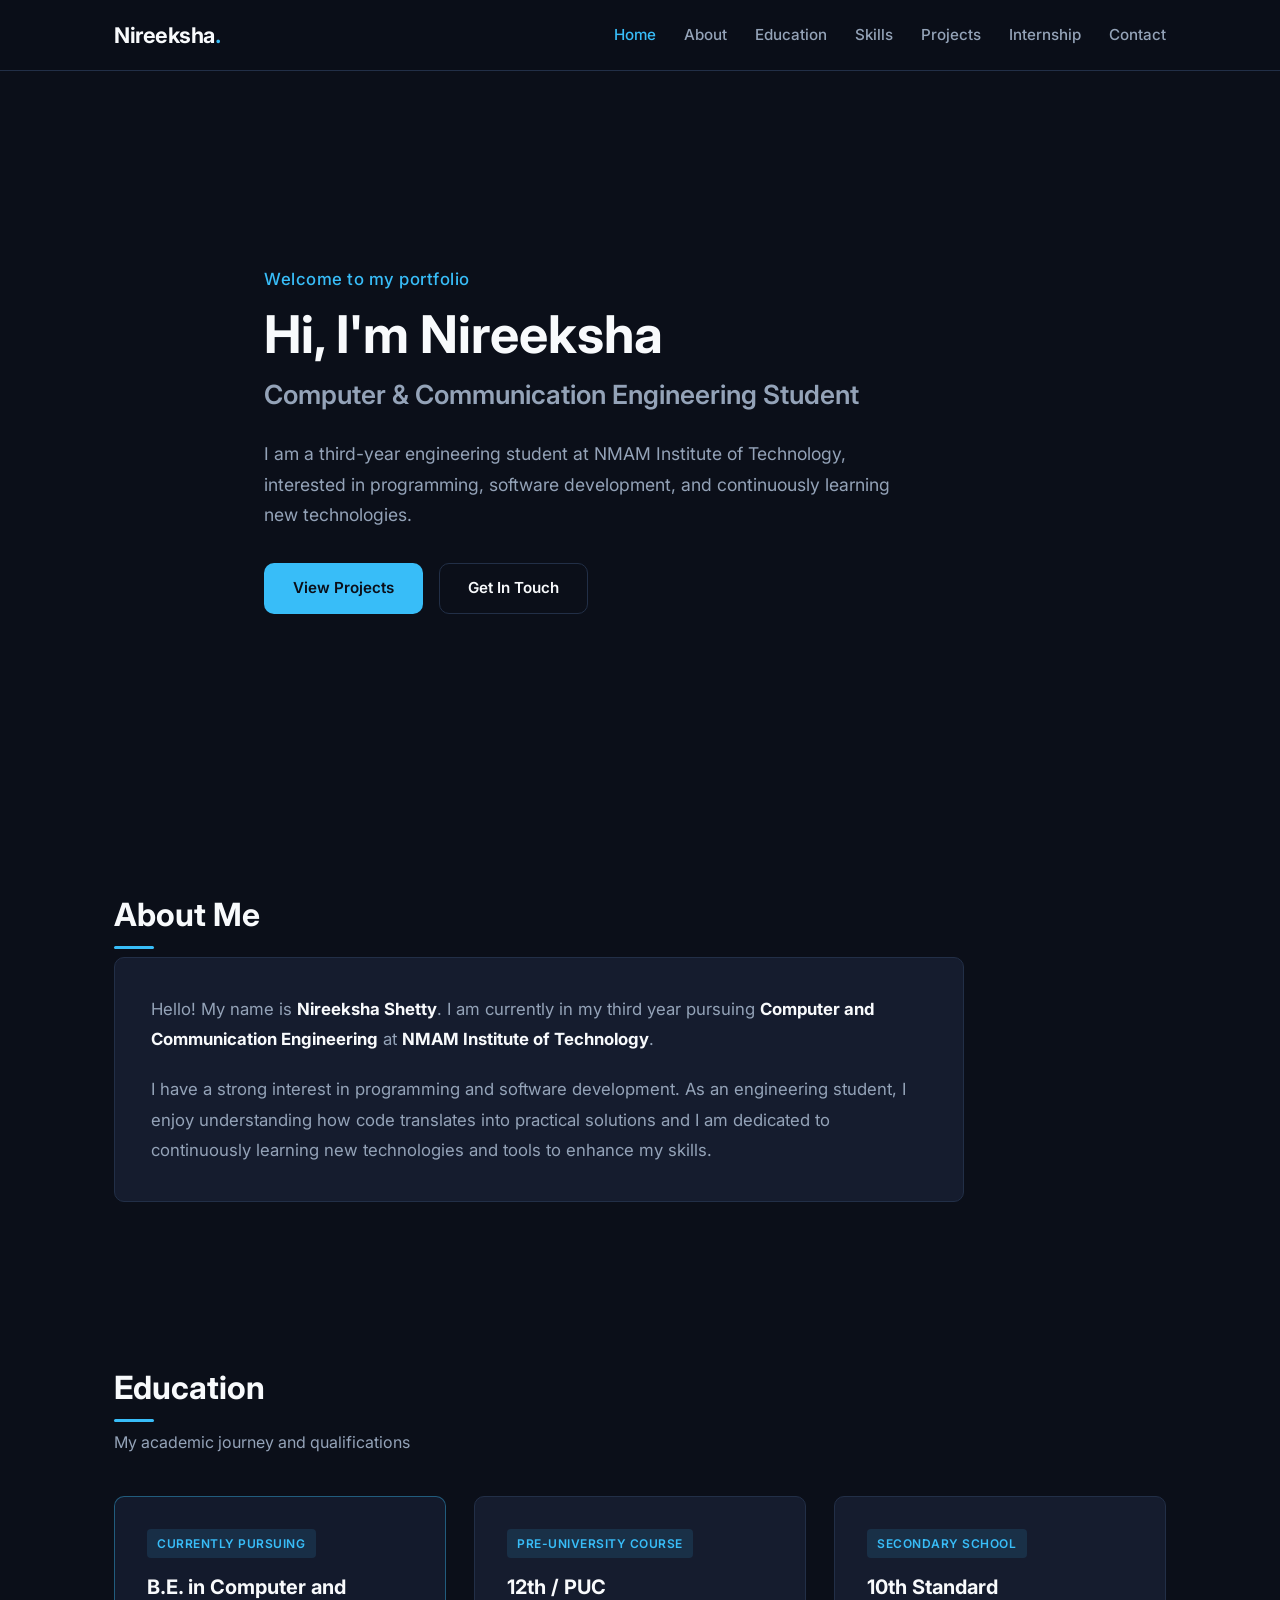
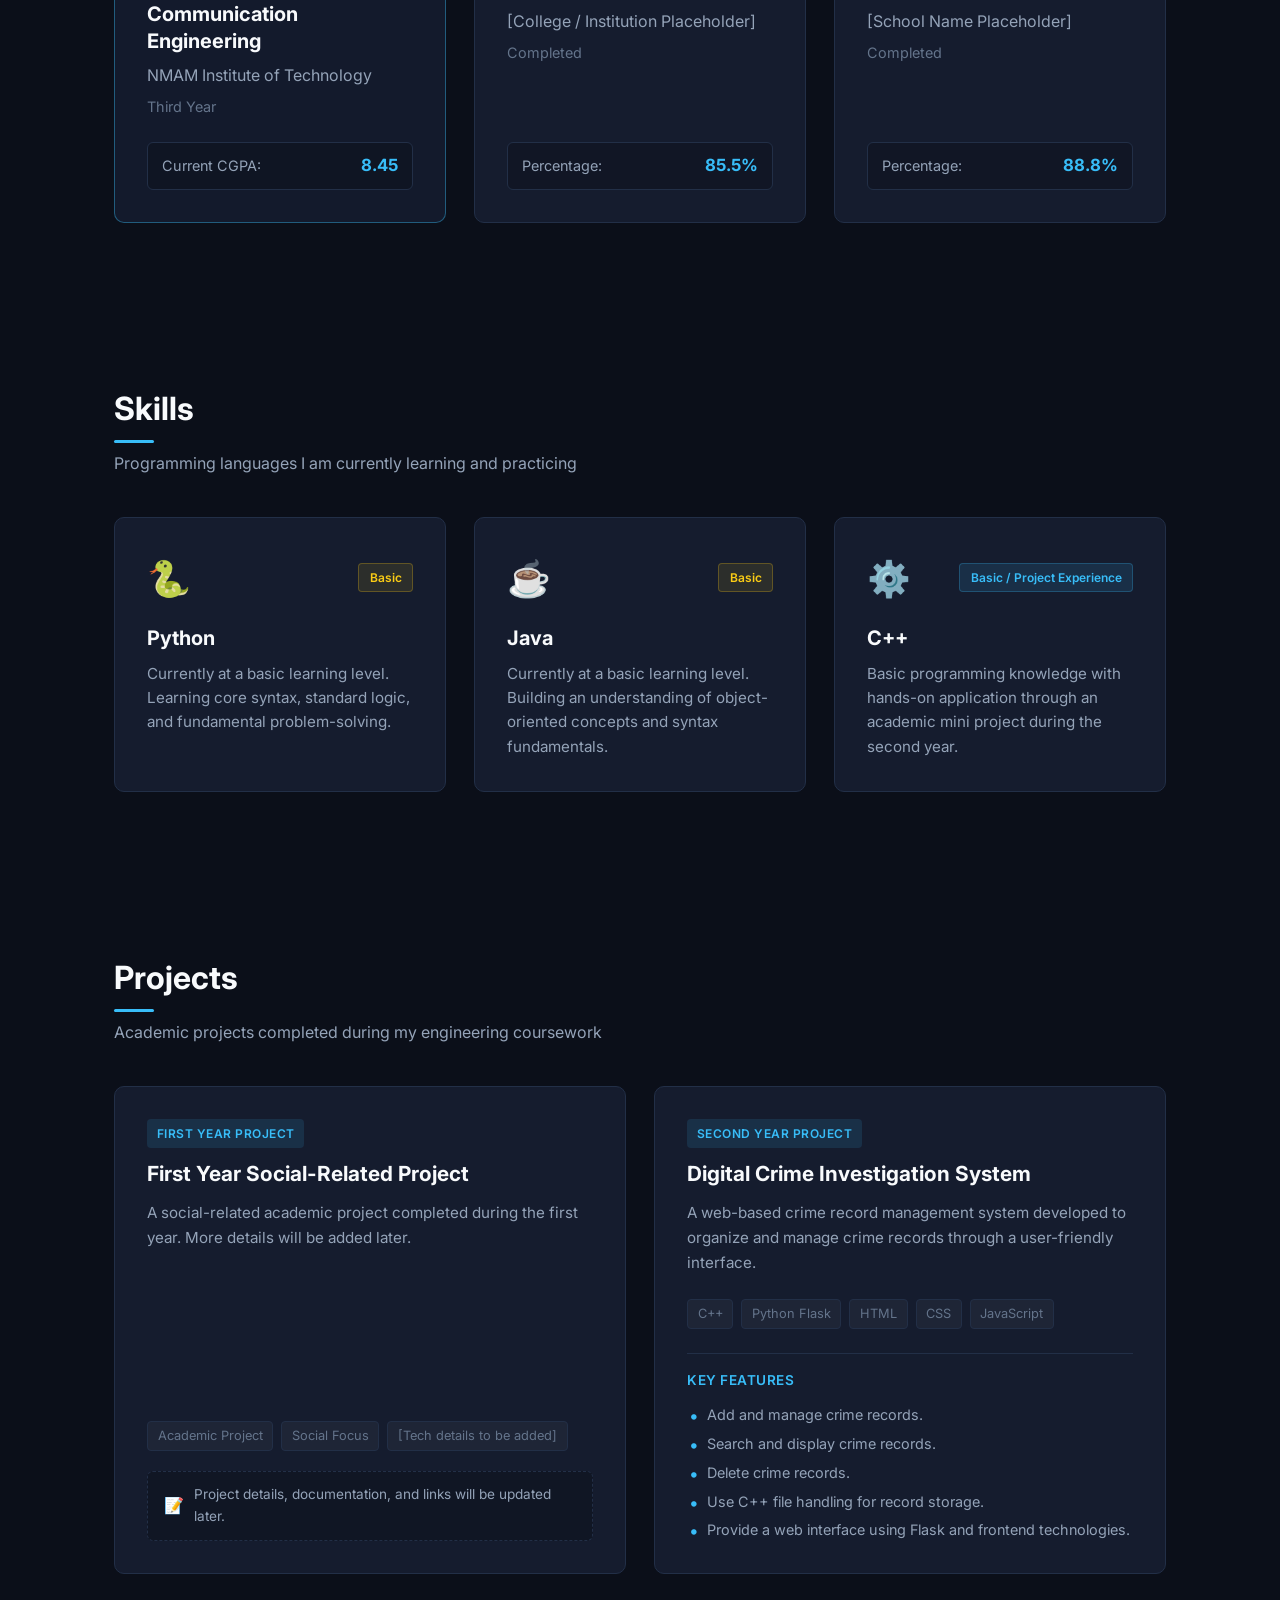
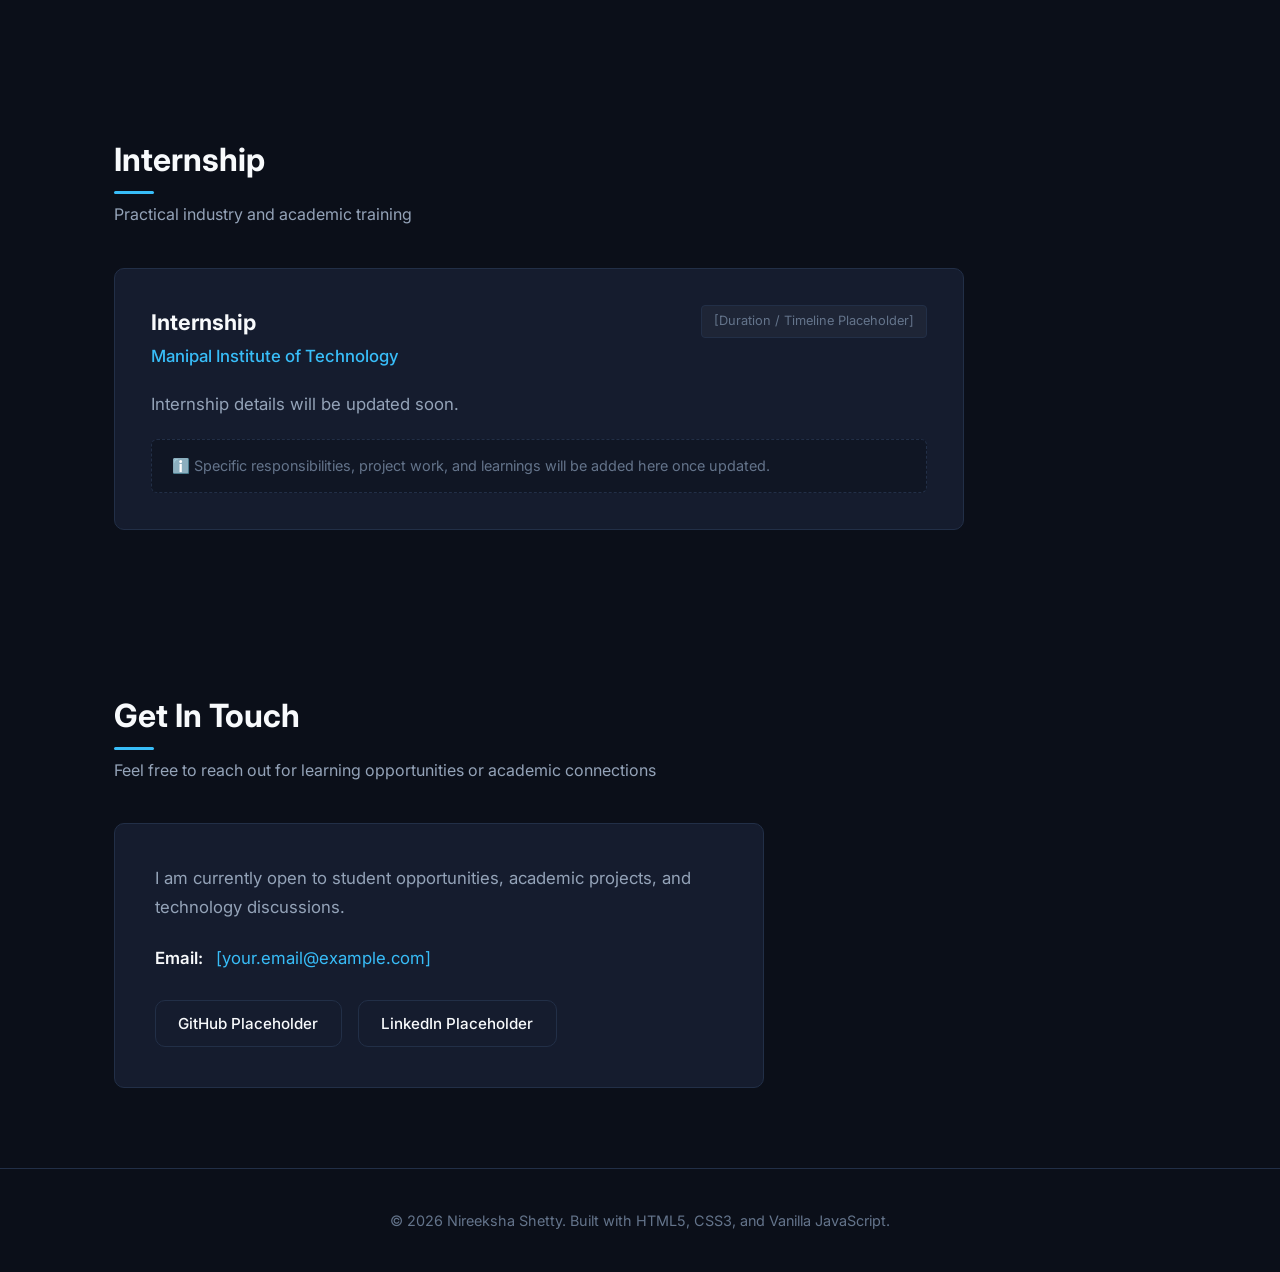
<file: index.html>
<!DOCTYPE html>
<html lang="en">
<head>
    <meta charset="UTF-8">
    <meta name="viewport" content="width=device-width, initial-scale=1.0">
    <title>Nireeksha Shetty | Portfolio</title>
    <!-- Link to external CSS stylesheet -->
    <link rel="stylesheet" href="style.css">
    <!-- Google Fonts for modern typography -->
    <link rel="preconnect" href="https://fonts.googleapis.com">
    <link rel="preconnect" href="https://fonts.gstatic.com" crossorigin>
    <link href="https://fonts.googleapis.com/css2?family=Inter:wght@300;400;500;600;700&display=swap" rel="stylesheet">
</head>
<body>
    
    <!-- ============================================ -->
    <!-- 1. NAVIGATION BAR                             -->
    <!-- ============================================ -->
    <header class="header">
        <nav class="navbar">
            <!-- Brand / Logo -->
            <a href="#home" class="nav-logo">Nireeksha<span>.</span></a>

            <!-- Navigation Links -->
            <ul class="nav-menu">
                <li class="nav-item"><a href="#home" class="nav-link active">Home</a></li>
                <li class="nav-item"><a href="#about" class="nav-link">About</a></li>
                <li class="nav-item"><a href="#education" class="nav-link">Education</a></li>
                <li class="nav-item"><a href="#skills" class="nav-link">Skills</a></li>
                <li class="nav-item"><a href="#projects" class="nav-link">Projects</a></li>
                <li class="nav-item"><a href="#internship" class="nav-link">Internship</a></li>
                <li class="nav-item"><a href="#contact" class="nav-link">Contact</a></li>
            </ul>

            <!-- Mobile Hamburger Button -->
            <button class="nav-toggle" id="navToggle" aria-label="Toggle navigation menu">
                <span class="bar"></span>
                <span class="bar"></span>
                <span class="bar"></span>
            </button>
        </nav>
    </header>

    <!-- Main Content Area -->
    <main>

        <!-- ============================================ -->
        <!-- 2. HOME / HERO SECTION                       -->
        <!-- ============================================ -->
        <section id="home" class="section hero-section">
            <div class="container hero-container">
                <p class="hero-greeting">Welcome to my portfolio</p>
                <h1 class="hero-name">Hi, I'm Nireeksha</h1>
                <h2 class="hero-subtitle">Computer & Communication Engineering Student</h2>
                <p class="hero-description">
                    I am a third-year engineering student at NMAM Institute of Technology, 
                    interested in programming, software development, and continuously learning new technologies.
                </p>
                <!-- Call-to-action buttons -->
                <div class="hero-buttons">
                    <a href="#projects" class="btn btn-primary">View Projects</a>
                    <a href="#contact" class="btn btn-secondary">Get In Touch</a>
                </div>
            </div>
        </section>

        <!-- ============================================ -->
        <!-- 3. ABOUT SECTION                             -->
        <!-- ============================================ -->
        <section id="about" class="section about-section">
            <div class="container">
                <h2 class="section-title">About Me</h2>
                <div class="about-card">
                    <p>
                        Hello! My name is <strong>Nireeksha Shetty</strong>. I am currently in my third year pursuing 
                        <strong>Computer and Communication Engineering</strong> at <strong>NMAM Institute of Technology</strong>.
                    </p>
                    <p>
                        I have a strong interest in programming and software development. As an engineering student, 
                        I enjoy understanding how code translates into practical solutions and I am dedicated to continuously 
                        learning new technologies and tools to enhance my skills.
                    </p>
                </div>
            </div>
        </section>

        <!-- ============================================ -->
        <!-- 4. EDUCATION SECTION                         -->
        <!-- ============================================ -->
        <section id="education" class="section education-section">
            <div class="container">
                <h2 class="section-title">Education</h2>
                <p class="section-subtitle">My academic journey and qualifications</p>
                
                <div class="education-grid">
                    <!-- College / Degree (Current) -->
                    <div class="education-card highlight">
                        <div class="education-badge">Currently Pursuing</div>
                        <h3 class="education-degree">B.E. in Computer and Communication Engineering</h3>
                        <p class="education-institution">NMAM Institute of Technology</p>
                        <p class="education-year">Third Year</p>
                        <div class="education-score">
                            <span class="score-label">Current CGPA:</span>
                            <span class="score-value">8.45</span>
                        </div>
                    </div>

                    <!-- 12th / PUC -->
                    <div class="education-card">
                        <div class="education-badge">Pre-University Course</div>
                        <h3 class="education-degree">12th / PUC</h3>
                        <p class="education-institution">[College / Institution Placeholder]</p>
                        <p class="education-year">Completed</p>
                        <div class="education-score">
                            <span class="score-label">Percentage:</span>
                            <span class="score-value">85.5%</span>
                        </div>
                    </div>

                    <!-- 10th Standard -->
                    <div class="education-card">
                        <div class="education-badge">Secondary School</div>
                        <h3 class="education-degree">10th Standard</h3>
                        <p class="education-institution">[School Name Placeholder]</p>
                        <p class="education-year">Completed</p>
                        <div class="education-score">
                            <span class="score-label">Percentage:</span>
                            <span class="score-value">88.8%</span>
                        </div>
                    </div>
                </div>
            </div>
        </section>

        <!-- ============================================ -->
        <!-- 5. SKILLS SECTION                            -->
        <!-- ============================================ -->
        <section id="skills" class="section skills-section">
            <div class="container">
                <h2 class="section-title">Skills</h2>
                <p class="section-subtitle">Programming languages I am currently learning and practicing</p>
                
                <div class="skills-grid">
                    <!-- Python -->
                    <div class="skill-card">
                        <div class="skill-header">
                            <div class="skill-icon">🐍</div>
                            <span class="skill-level-badge level-basic">Basic</span>
                        </div>
                        <h3 class="skill-name">Python</h3>
                        <p class="skill-desc">
                            Currently at a basic learning level. Learning core syntax, standard logic, and fundamental problem-solving.
                        </p>
                    </div>

                    <!-- Java -->
                    <div class="skill-card">
                        <div class="skill-header">
                            <div class="skill-icon">☕</div>
                            <span class="skill-level-badge level-basic">Basic</span>
                        </div>
                        <h3 class="skill-name">Java</h3>
                        <p class="skill-desc">
                            Currently at a basic learning level. Building an understanding of object-oriented concepts and syntax fundamentals.
                        </p>
                    </div>

                    <!-- C++ -->
                    <div class="skill-card">
                        <div class="skill-header">
                            <div class="skill-icon">⚙️</div>
                            <span class="skill-level-badge level-project">Basic / Project Experience</span>
                        </div>
                        <h3 class="skill-name">C++</h3>
                        <p class="skill-desc">
                            Basic programming knowledge with hands-on application through an academic mini project during the second year.
                        </p>
                    </div>
                </div>
            </div>
        </section>

        <!-- ============================================ -->
        <!-- 6. PROJECTS SECTION                          -->
        <!-- ============================================ -->
        <section id="projects" class="section projects-section">
            <div class="container">
                <h2 class="section-title">Projects</h2>
                <p class="section-subtitle">Academic projects completed during my engineering coursework</p>
                
                <div class="projects-grid">
                    <!-- Project 1 -->
                    <article class="project-card">
                        <div class="project-header">
                            <span class="project-tag">First Year Project</span>
                        </div>
                        <h3 class="project-title">First Year Social-Related Project</h3>
                        <p class="project-description">
                            A social-related academic project completed during the first year. More details will be added later.
                        </p>
                        <div class="project-tech">
                            <span>Academic Project</span>
                            <span>Social Focus</span>
                            <span>[Tech details to be added]</span>
                        </div>
                        <div class="project-status-box">
                            <span class="status-icon">📝</span>
                            <span class="status-text">Project details, documentation, and links will be updated later.</span>
                        </div>
                    </article>

                    <!-- Project 2 -->
                    <article class="project-card">
                        <div class="project-header">
                            <span class="project-tag">Second Year Project</span>
                        </div>
                        <h3 class="project-title">Digital Crime Investigation System</h3>
                        <p class="project-description">
                            A web-based crime record management system developed to organize and manage crime records through a user-friendly interface.
                        </p>
                        <div class="project-tech">
                            <span>C++</span>
                            <span>Python Flask</span>
                            <span>HTML</span>
                            <span>CSS</span>
                            <span>JavaScript</span>
                        </div>
                        <div class="project-features">
                            <h4 class="project-features-title">Key Features</h4>
                            <ul class="project-features-list">
                                <li>Add and manage crime records.</li>
                                <li>Search and display crime records.</li>
                                <li>Delete crime records.</li>
                                <li>Use C++ file handling for record storage.</li>
                                <li>Provide a web interface using Flask and frontend technologies.</li>
                            </ul>
                        </div>
                    </article>
                </div>
            </div>
        </section>

        <!-- ============================================ -->
        <!-- 7. INTERNSHIP SECTION                        -->
        <!-- ============================================ -->
        <section id="internship" class="section internship-section">
            <div class="container">
                <h2 class="section-title">Internship</h2>
                <p class="section-subtitle">Practical industry and academic training</p>
                
                <div class="internship-card">
                    <div class="internship-header">
                        <div>
                            <h3 class="internship-role">Internship</h3>
                            <h4 class="internship-company">Manipal Institute of Technology</h4>
                        </div>
                        <span class="internship-badge">[Duration / Timeline Placeholder]</span>
                    </div>
                    <p class="internship-description">
                        Internship details will be updated soon.
                    </p>
                    <div class="placeholder-box">
                        <span>ℹ️ Specific responsibilities, project work, and learnings will be added here once updated.</span>
                    </div>
                </div>
            </div>
        </section>

        <!-- ============================================ -->
        <!-- 8. CONTACT SECTION                           -->
        <!-- ============================================ -->
        <section id="contact" class="section contact-section">
            <div class="container">
                <h2 class="section-title">Get In Touch</h2>
                <p class="section-subtitle">Feel free to reach out for learning opportunities or academic connections</p>
                
                <div class="contact-card">
                    <p class="contact-text">
                        I am currently open to student opportunities, academic projects, and technology discussions.
                    </p>

                    <!-- Email Contact Item -->
                    <div class="contact-item">
                        <span class="contact-label">Email:</span>
                        <!-- Replace placeholder email when ready -->
                        <a href="mailto:[your.email@example.com]" class="contact-link">
                            [your.email@example.com]
                        </a>
                    </div>

                    <!-- Social / Professional Links (Placeholders) -->
                    <div class="contact-links">
                        <!-- Replace with your actual GitHub profile link when available -->
                        <a href="https://github.com/[your-username]" target="_blank" rel="noopener noreferrer" class="social-btn">
                            GitHub Placeholder
                        </a>
                        <!-- Replace with your actual LinkedIn profile link when available -->
                        <a href="https://linkedin.com/in/[your-username]" target="_blank" rel="noopener noreferrer" class="social-btn">
                            LinkedIn Placeholder
                        </a>
                    </div>
                </div>
            </div>
        </section>

    </main>

    <!-- Footer -->
    <footer class="footer">
        <div class="container">
            <p>&copy; 2026 Nireeksha Shetty. Built with HTML5, CSS3, and Vanilla JavaScript.</p>
        </div>
    </footer>

    <!-- Link to external JavaScript file -->
    <script src="script.js"></script>
</body>
</html>
</file>
<file: style.css>
/* ==========================================================================
   PORTFOLIO STYLESHEET (style.css)
   Clean, modern, responsive dark theme built with pure CSS.
   ========================================================================== */

/* --------------------------------------------------------------------------
   1. CSS VARIABLES (Theme Colors & Settings)
   Centralized colors, borders, and typography settings.
   -------------------------------------------------------------------------- */
:root {
    /* Background Colors */
    --bg-primary: #0b0f19;       /* Deep dark background */
    --bg-surface: #151c2e;       /* Card and surface background */
    --bg-surface-hover: #1b243b; /* Subtle hover state for interactive cards */
    --nav-bg: rgba(11, 15, 25, 0.95); /* Header with slight opacity */

    /* Text Colors */
    --text-primary: #f8fafc;     /* Bright text for headings */
    --text-secondary: #94a3b8;   /* Muted text for descriptions */
    --text-muted: #64748b;       /* Subtle text for badges and metadata */

    /* Accent & Brand Colors */
    --accent: #38bdf8;           /* Cyan / sky blue accent */
    --accent-hover: #0ea5e9;     /* Darker cyan on hover */
    --accent-soft: rgba(56, 189, 248, 0.12); /* Soft transparent accent background */
    --border-color: #222f47;     /* Borders for cards and dividers */

    /* Typography & Spacing */
    --font-main: 'Inter', -apple-system, BlinkMacSystemFont, 'Segoe UI', Roboto, sans-serif;
    --border-radius: 10px;
    --transition: all 0.25s ease;
}

/* --------------------------------------------------------------------------
   2. GLOBAL RESET & BASE STYLES
   -------------------------------------------------------------------------- */
* {
    margin: 0;
    padding: 0;
    box-sizing: border-box;
}

html {
    scroll-behavior: smooth;
    font-size: 16px;
}

body {
    font-family: var(--font-main);
    background-color: var(--bg-primary);
    color: var(--text-primary);
    line-height: 1.6;
    overflow-x: hidden;
}

/* Links & Lists */
a {
    color: inherit;
    text-decoration: none;
    transition: var(--transition);
}

ul {
    list-style: none;
}

/* Layout Container */
.container {
    width: 100%;
    max-width: 1100px;
    margin: 0 auto;
    padding: 0 1.5rem;
}

/* Reusable Section Wrapper */
.section {
    padding: 5rem 0;
}

.section-title {
    font-size: 2rem;
    font-weight: 700;
    margin-bottom: 0.5rem;
    color: var(--text-primary);
    position: relative;
    display: inline-block;
}

/* Subtle accent line below section titles */
.section-title::after {
    content: '';
    display: block;
    width: 40px;
    height: 3px;
    background-color: var(--accent);
    margin-top: 6px;
    border-radius: 2px;
}

.section-subtitle {
    color: var(--text-secondary);
    font-size: 1rem;
    margin-bottom: 2.5rem;
}

/* --------------------------------------------------------------------------
   3. NAVIGATION BAR
   -------------------------------------------------------------------------- */
.header {
    position: sticky;
    top: 0;
    left: 0;
    width: 100%;
    background-color: var(--nav-bg);
    border-bottom: 1px solid var(--border-color);
    z-index: 1000;
    backdrop-filter: blur(8px);
}

.navbar {
    display: flex;
    justify-content: space-between;
    align-items: center;
    max-width: 1100px;
    margin: 0 auto;
    padding: 1.1rem 1.5rem;
}

.nav-logo {
    font-size: 1.35rem;
    font-weight: 700;
    color: var(--text-primary);
    letter-spacing: -0.5px;
}

.nav-logo span {
    color: var(--accent);
}

.nav-menu {
    display: flex;
    align-items: center;
    gap: 1.75rem;
}

.nav-link {
    color: var(--text-secondary);
    font-weight: 500;
    font-size: 0.95rem;
    position: relative;
}

.nav-link:hover,
.nav-link.active {
    color: var(--accent);
}

/* Hamburger toggle button (visible on mobile only) */
.nav-toggle {
    display: none;
    background: none;
    border: none;
    cursor: pointer;
    padding: 0.25rem;
}

.nav-toggle .bar {
    display: block;
    width: 24px;
    height: 2px;
    margin: 5px auto;
    background-color: var(--text-primary);
    transition: var(--transition);
}

/* --------------------------------------------------------------------------
   4. HOME / HERO SECTION
   -------------------------------------------------------------------------- */
.hero-section {
    min-height: 82vh;
    display: flex;
    align-items: center;
}

.hero-container {
    max-width: 800px;
}

.hero-greeting {
    color: var(--accent);
    font-size: 1.05rem;
    font-weight: 500;
    margin-bottom: 0.75rem;
    letter-spacing: 0.5px;
}

.hero-name {
    font-size: 3.25rem;
    font-weight: 700;
    color: var(--text-primary);
    line-height: 1.15;
    margin-bottom: 0.5rem;
}

.hero-subtitle {
    font-size: 1.65rem;
    font-weight: 600;
    color: var(--text-secondary);
    margin-bottom: 1.5rem;
}

.hero-description {
    font-size: 1.1rem;
    color: var(--text-secondary);
    max-width: 650px;
    line-height: 1.75;
    margin-bottom: 2rem;
}

.hero-buttons {
    display: flex;
    gap: 1rem;
    flex-wrap: wrap;
}

/* Button Components */
.btn {
    display: inline-block;
    padding: 0.75rem 1.75rem;
    border-radius: var(--border-radius);
    font-weight: 600;
    font-size: 0.95rem;
    cursor: pointer;
    border: 1px solid transparent;
    transition: var(--transition);
}

.btn-primary {
    background-color: var(--accent);
    color: #0b0f19;
}

.btn-primary:hover {
    background-color: var(--accent-hover);
}

.btn-secondary {
    background-color: transparent;
    color: var(--text-primary);
    border-color: var(--border-color);
}

.btn-secondary:hover {
    background-color: var(--bg-surface);
    border-color: var(--accent);
    color: var(--accent);
}

/* --------------------------------------------------------------------------
   5. ABOUT SECTION
   -------------------------------------------------------------------------- */
.about-card {
    background-color: var(--bg-surface);
    border: 1px solid var(--border-color);
    border-radius: var(--border-radius);
    padding: 2.25rem;
    max-width: 850px;
}

.about-card p {
    color: var(--text-secondary);
    font-size: 1.05rem;
    line-height: 1.8;
    margin-bottom: 1.25rem;
}

.about-card p:last-child {
    margin-bottom: 0;
}

.about-card strong {
    color: var(--text-primary);
}

/* --------------------------------------------------------------------------
   6. EDUCATION SECTION
   -------------------------------------------------------------------------- */
.education-grid {
    display: grid;
    grid-template-columns: repeat(auto-fit, minmax(300px, 1fr));
    gap: 1.75rem;
}

.education-card {
    background-color: var(--bg-surface);
    border: 1px solid var(--border-color);
    border-radius: var(--border-radius);
    padding: 2rem;
    display: flex;
    flex-direction: column;
    position: relative;
    transition: var(--transition);
}

.education-card:hover {
    border-color: var(--accent);
    background-color: var(--bg-surface-hover);
}

/* Distinct subtle border highlight for current engineering degree */
.education-card.highlight {
    border-color: rgba(56, 189, 248, 0.4);
    background-color: rgba(21, 28, 46, 0.95);
}

.education-badge {
    align-self: flex-start;
    font-size: 0.75rem;
    font-weight: 600;
    text-transform: uppercase;
    letter-spacing: 0.5px;
    color: var(--accent);
    background-color: var(--accent-soft);
    padding: 0.3rem 0.65rem;
    border-radius: 4px;
    margin-bottom: 1rem;
}

.education-degree {
    font-size: 1.25rem;
    font-weight: 700;
    color: var(--text-primary);
    margin-bottom: 0.5rem;
    line-height: 1.35;
}

.education-institution {
    font-size: 1rem;
    color: var(--text-secondary);
    margin-bottom: 0.4rem;
}

.education-year {
    font-size: 0.9rem;
    color: var(--text-muted);
    margin-bottom: 1.5rem;
    flex-grow: 1;
}

.education-score {
    background-color: rgba(0, 0, 0, 0.2);
    border: 1px solid var(--border-color);
    border-radius: 6px;
    padding: 0.6rem 0.9rem;
    display: flex;
    justify-content: space-between;
    align-items: center;
}

.score-label {
    font-size: 0.9rem;
    color: var(--text-secondary);
}

.score-value {
    font-size: 1.05rem;
    font-weight: 700;
    color: var(--accent);
}

/* --------------------------------------------------------------------------
   7. SKILLS SECTION
   -------------------------------------------------------------------------- */
.skills-grid {
    display: grid;
    grid-template-columns: repeat(auto-fit, minmax(280px, 1fr));
    gap: 1.75rem;
}

.skill-card {
    background-color: var(--bg-surface);
    border: 1px solid var(--border-color);
    border-radius: var(--border-radius);
    padding: 2rem;
    transition: var(--transition);
}

.skill-card:hover {
    border-color: var(--accent);
    background-color: var(--bg-surface-hover);
}

.skill-header {
    display: flex;
    justify-content: space-between;
    align-items: center;
    margin-bottom: 1rem;
}

.skill-icon {
    font-size: 2.2rem;
}

.skill-level-badge {
    font-size: 0.75rem;
    font-weight: 600;
    padding: 0.25rem 0.65rem;
    border-radius: 4px;
    border: 1px solid var(--border-color);
}

.level-basic {
    color: #facc15; /* Soft amber/yellow indicates learning / basic level */
    background-color: rgba(250, 204, 21, 0.1);
    border-color: rgba(250, 204, 21, 0.25);
}

.level-project {
    color: var(--accent);
    background-color: var(--accent-soft);
    border-color: rgba(56, 189, 248, 0.25);
}

.skill-name {
    font-size: 1.25rem;
    font-weight: 700;
    margin-bottom: 0.5rem;
    color: var(--text-primary);
}

.skill-desc {
    font-size: 0.95rem;
    color: var(--text-secondary);
    line-height: 1.6;
}

/* --------------------------------------------------------------------------
   8. PROJECTS SECTION
   -------------------------------------------------------------------------- */
.projects-grid {
    display: grid;
    grid-template-columns: repeat(auto-fit, minmax(320px, 1fr));
    gap: 1.75rem;
}

.project-card {
    background-color: var(--bg-surface);
    border: 1px solid var(--border-color);
    border-radius: var(--border-radius);
    padding: 2rem;
    display: flex;
    flex-direction: column;
    transition: var(--transition);
}

.project-card:hover {
    border-color: var(--accent);
    background-color: var(--bg-surface-hover);
}

.project-header {
    margin-bottom: 0.75rem;
}

.project-tag {
    display: inline-block;
    font-size: 0.75rem;
    font-weight: 600;
    text-transform: uppercase;
    letter-spacing: 0.5px;
    color: var(--accent);
    background-color: var(--accent-soft);
    padding: 0.3rem 0.6rem;
    border-radius: 4px;
}

.project-title {
    font-size: 1.3rem;
    font-weight: 700;
    margin-bottom: 0.75rem;
    color: var(--text-primary);
    line-height: 1.35;
}

.project-description {
    font-size: 0.95rem;
    color: var(--text-secondary);
    line-height: 1.65;
    margin-bottom: 1.5rem;
    flex-grow: 1;
}

.project-tech {
    display: flex;
    flex-wrap: wrap;
    gap: 0.5rem;
    margin-bottom: 1.25rem;
}

.project-tech span {
    font-size: 0.8rem;
    color: var(--text-muted);
    background-color: rgba(255, 255, 255, 0.04);
    padding: 0.25rem 0.6rem;
    border-radius: 4px;
    border: 1px solid var(--border-color);
}

.project-status-box {
    display: flex;
    align-items: center;
    gap: 0.6rem;
    background-color: rgba(0, 0, 0, 0.2);
    border: 1px dashed var(--border-color);
    padding: 0.75rem 1rem;
    border-radius: 6px;
    font-size: 0.85rem;
    color: var(--text-secondary);
}

.status-icon {
    font-size: 1rem;
}

.project-features {
    margin-top: 0.25rem;
    padding-top: 1rem;
    border-top: 1px solid var(--border-color);
}

.project-features-title {
    font-size: 0.85rem;
    font-weight: 600;
    color: var(--accent);
    text-transform: uppercase;
    letter-spacing: 0.5px;
    margin-bottom: 0.75rem;
}

.project-features-list {
    display: flex;
    flex-direction: column;
    gap: 0.45rem;
}

.project-features-list li {
    position: relative;
    padding-left: 1.25rem;
    font-size: 0.9rem;
    color: var(--text-secondary);
    line-height: 1.5;
}

.project-features-list li::before {
    content: "•";
    position: absolute;
    left: 0.15rem;
    color: var(--accent);
    font-size: 1.1rem;
    line-height: 1.35;
}

/* --------------------------------------------------------------------------
   9. INTERNSHIP SECTION
   -------------------------------------------------------------------------- */
.internship-card {
    background-color: var(--bg-surface);
    border: 1px solid var(--border-color);
    border-radius: var(--border-radius);
    padding: 2.25rem;
    max-width: 850px;
    transition: var(--transition);
}

.internship-card:hover {
    border-color: var(--accent);
}

.internship-header {
    display: flex;
    justify-content: space-between;
    align-items: flex-start;
    margin-bottom: 1.25rem;
    flex-wrap: wrap;
    gap: 0.75rem;
}

.internship-role {
    font-size: 1.35rem;
    font-weight: 700;
    color: var(--text-primary);
    margin-bottom: 0.25rem;
}

.internship-company {
    font-size: 1.05rem;
    font-weight: 500;
    color: var(--accent);
}

.internship-badge {
    font-size: 0.8rem;
    color: var(--text-muted);
    background-color: rgba(255, 255, 255, 0.04);
    padding: 0.35rem 0.75rem;
    border-radius: 4px;
    border: 1px solid var(--border-color);
}

.internship-description {
    color: var(--text-secondary);
    font-size: 1.05rem;
    line-height: 1.7;
    margin-bottom: 1.25rem;
}

.placeholder-box {
    background-color: rgba(0, 0, 0, 0.2);
    border: 1px dashed var(--border-color);
    border-radius: 6px;
    padding: 0.9rem 1.25rem;
    color: var(--text-muted);
    font-size: 0.9rem;
}

/* --------------------------------------------------------------------------
   10. CONTACT SECTION
   -------------------------------------------------------------------------- */
.contact-card {
    background-color: var(--bg-surface);
    border: 1px solid var(--border-color);
    border-radius: var(--border-radius);
    padding: 2.5rem;
    max-width: 650px;
}

.contact-text {
    color: var(--text-secondary);
    font-size: 1.05rem;
    margin-bottom: 1.5rem;
    line-height: 1.7;
}

.contact-item {
    margin-bottom: 1.75rem;
    font-size: 1.05rem;
}

.contact-label {
    font-weight: 600;
    color: var(--text-primary);
    margin-right: 0.5rem;
}

.contact-link {
    color: var(--accent);
    word-break: break-all;
}

.contact-link:hover {
    text-decoration: underline;
}

.contact-links {
    display: flex;
    gap: 1rem;
    flex-wrap: wrap;
}

.social-btn {
    display: inline-block;
    padding: 0.65rem 1.4rem;
    background-color: transparent;
    border: 1px solid var(--border-color);
    border-radius: var(--border-radius);
    color: var(--text-primary);
    font-weight: 500;
    font-size: 0.95rem;
    transition: var(--transition);
}

.social-btn:hover {
    border-color: var(--accent);
    color: var(--accent);
    background-color: var(--accent-soft);
}

/* --------------------------------------------------------------------------
   11. FOOTER
   -------------------------------------------------------------------------- */
.footer {
    border-top: 1px solid var(--border-color);
    padding: 2.5rem 0;
    text-align: center;
    color: var(--text-muted);
    font-size: 0.9rem;
}

/* --------------------------------------------------------------------------
   12. RESPONSIVE DESIGN (Media Queries for Mobile Devices)
   -------------------------------------------------------------------------- */
@media (max-width: 768px) {
    /* Show mobile hamburger toggle */
    .nav-toggle {
        display: block;
    }

    /* Transform nav-menu into a mobile dropdown overlay */
    .nav-menu {
        position: fixed;
        left: -100%;
        top: 62px;
        flex-direction: column;
        background-color: var(--bg-surface);
        width: 100%;
        text-align: center;
        transition: 0.3s ease;
        border-bottom: 1px solid var(--border-color);
        padding: 2rem 0;
        gap: 1.5rem;
        box-shadow: 0 10px 25px rgba(0, 0, 0, 0.4);
    }

    /* Active class added by JavaScript when toggle button is clicked */
    .nav-menu.active {
        left: 0;
    }

    /* Hero adjustments */
    .hero-name {
        font-size: 2.4rem;
    }

    .hero-subtitle {
        font-size: 1.35rem;
    }

    .hero-description {
        font-size: 1rem;
    }

    /* Section Spacing adjustments */
    .section {
        padding: 3.5rem 0;
    }

    .about-card,
    .contact-card,
    .internship-card {
        padding: 1.5rem;
    }
}
</file>
